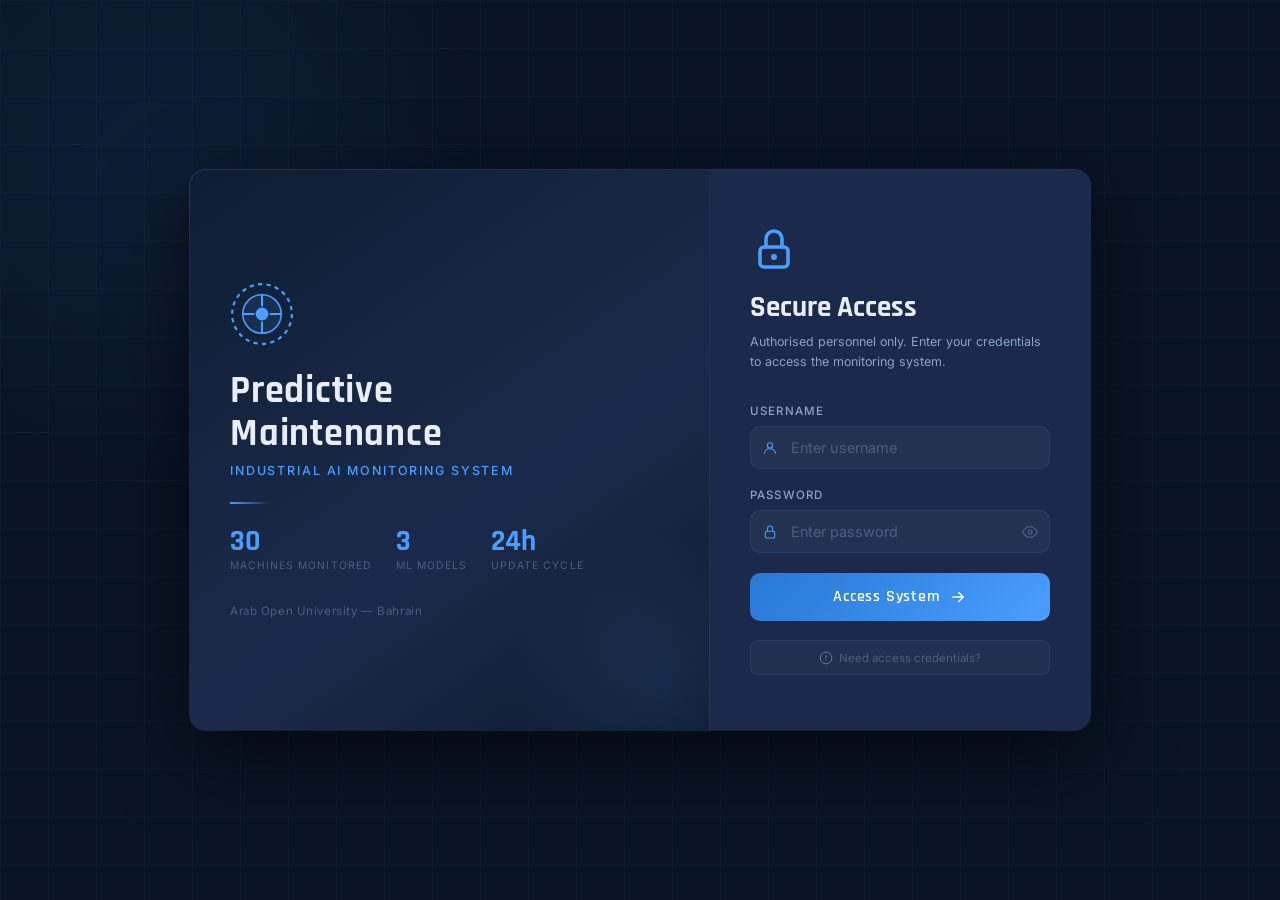
<file: docs/index.html>
<!DOCTYPE html>
<html lang="en">
<head>
  <meta charset="UTF-8" />
  <meta name="viewport" content="width=device-width, initial-scale=1.0"/>
  <title>Predictive Maintenance System — Login</title>
  <link rel="preconnect" href="https://fonts.googleapis.com">
  <link href="https://fonts.googleapis.com/css2?family=Rajdhani:wght@400;500;600;700&family=Inter:wght@300;400;500&display=swap" rel="stylesheet">
  <link rel="stylesheet" href="style.css">
</head>
<body class="login-page">

  <!-- Animated background grid -->
  <div class="bg-grid"></div>
  <div class="bg-glow"></div>

  <!-- Floating particles -->
  <div class="particles" id="particles"></div>

  <div class="login-wrapper">

    <!-- Left panel — branding -->
    <div class="login-brand">
      <div class="brand-content">
        <div class="brand-icon">
          <svg viewBox="0 0 60 60" fill="none" xmlns="http://www.w3.org/2000/svg">
            <circle cx="30" cy="30" r="28" stroke="#4A9EFF" stroke-width="2" stroke-dasharray="4 4"/>
            <circle cx="30" cy="30" r="18" fill="rgba(74,158,255,0.1)" stroke="#4A9EFF" stroke-width="1.5"/>
            <circle cx="30" cy="30" r="6" fill="#4A9EFF"/>
            <line x1="30" y1="12" x2="30" y2="22" stroke="#4A9EFF" stroke-width="2" stroke-linecap="round"/>
            <line x1="30" y1="38" x2="30" y2="48" stroke="#4A9EFF" stroke-width="2" stroke-linecap="round"/>
            <line x1="12" y1="30" x2="22" y2="30" stroke="#4A9EFF" stroke-width="2" stroke-linecap="round"/>
            <line x1="38" y1="30" x2="48" y2="30" stroke="#4A9EFF" stroke-width="2" stroke-linecap="round"/>
          </svg>
        </div>
        <h1 class="brand-title">Predictive<br/>Maintenance</h1>
        <p class="brand-subtitle">Industrial AI Monitoring System</p>
        <div class="brand-divider"></div>
        <div class="brand-stats">
          <div class="stat-item">
            <span class="stat-number">30</span>
            <span class="stat-label">Machines Monitored</span>
          </div>
          <div class="stat-item">
            <span class="stat-number">3</span>
            <span class="stat-label">ML Models</span>
          </div>
          <div class="stat-item">
            <span class="stat-number">24h</span>
            <span class="stat-label">Update Cycle</span>
          </div>
        </div>
        <p class="brand-footer">Arab Open University — Bahrain </p>
      </div>
    </div>

    <!-- Right panel — login form -->
    <div class="login-form-panel">
      <div class="login-card">

        <div class="login-header">
          <div class="lock-icon">
            <svg viewBox="0 0 24 24" fill="none" xmlns="http://www.w3.org/2000/svg">
              <rect x="5" y="11" width="14" height="10" rx="2" stroke="#4A9EFF" stroke-width="1.8"/>
              <path d="M8 11V7a4 4 0 0 1 8 0v4" stroke="#4A9EFF" stroke-width="1.8" stroke-linecap="round"/>
              <circle cx="12" cy="16" r="1.5" fill="#4A9EFF"/>
            </svg>
          </div>
          <h2 class="login-title">Secure Access</h2>
          <p class="login-desc">Authorised personnel only. Enter your credentials to access the monitoring system.</p>
        </div>

        <form class="form" onsubmit="handleLogin(event)">
          <div class="input-group">
            <label for="username">Username</label>
            <div class="input-wrapper">
              <svg class="input-icon" viewBox="0 0 24 24" fill="none">
                <circle cx="12" cy="8" r="4" stroke="#4A9EFF" stroke-width="1.6"/>
                <path d="M4 20c0-4 3.6-7 8-7s8 3 8 7" stroke="#4A9EFF" stroke-width="1.6" stroke-linecap="round"/>
              </svg>
              <input type="text" id="username" placeholder="Enter username" autocomplete="off" />
            </div>
          </div>

          <div class="input-group">
            <label for="password">Password</label>
            <div class="input-wrapper">
              <svg class="input-icon" viewBox="0 0 24 24" fill="none">
                <rect x="5" y="11" width="14" height="10" rx="2" stroke="#4A9EFF" stroke-width="1.6"/>
                <path d="M8 11V7a4 4 0 0 1 8 0v4" stroke="#4A9EFF" stroke-width="1.6" stroke-linecap="round"/>
              </svg>
              <input type="password" id="password" placeholder="Enter password" />
              <button type="button" class="toggle-pass" onclick="togglePassword()">
                <svg id="eye-icon" viewBox="0 0 24 24" fill="none">
                  <path d="M1 12s4-8 11-8 11 8 11 8-4 8-11 8-11-8-11-8z" stroke="#6B8CAE" stroke-width="1.6"/>
                  <circle cx="12" cy="12" r="3" stroke="#6B8CAE" stroke-width="1.6"/>
                </svg>
              </button>
            </div>
          </div>

          <div class="error-msg" id="error-msg">
            <svg viewBox="0 0 24 24" fill="none"><circle cx="12" cy="12" r="10" stroke="#FF6B6B" stroke-width="1.6"/><line x1="12" y1="8" x2="12" y2="12" stroke="#FF6B6B" stroke-width="1.6" stroke-linecap="round"/><circle cx="12" cy="16" r="1" fill="#FF6B6B"/></svg>
            Invalid credentials. Please try again.
          </div>

          <button type="submit" class="login-btn" id="login-btn">
            <span class="btn-text">Access System</span>
            <div class="btn-loader" id="btn-loader">
              <div class="loader-dot"></div>
              <div class="loader-dot"></div>
              <div class="loader-dot"></div>
            </div>
            <svg class="btn-arrow" viewBox="0 0 24 24" fill="none">
              <path d="M5 12h14M13 6l6 6-6 6" stroke="white" stroke-width="2" stroke-linecap="round" stroke-linejoin="round"/>
            </svg>
          </button>
        </form>

        <div class="login-hint" onclick="toggleCredentials()" style="cursor:pointer;">
          <svg viewBox="0 0 24 24" fill="none"><circle cx="12" cy="12" r="10" stroke="#6B8CAE" stroke-width="1.4"/><path d="M12 8v4M12 16h.01" stroke="#6B8CAE" stroke-width="1.4" stroke-linecap="round"/></svg>
          Need access credentials?
        </div>

        <!-- Credentials popup -->
        <div class="credentials-modal" id="credentials-modal">
          <div class="credentials-content">
            <div class="credentials-row">
              <span>Username</span>
              <strong>admin</strong>
            </div>
            <div class="credentials-row">
              <span>Password</span>
              <strong>admin123</strong>
            </div>
          </div>
        </div>

      </div>
    </div>

  </div>

  <script src="script.js"></script>
</body>
</html>
</file>
<file: docs/style.css>
/* =============================================
   PREDICTIVE MAINTENANCE SYSTEM — STYLESHEET
   Arab Open University, Bahrain
   ============================================= */

@import url('https://fonts.googleapis.com/css2?family=Rajdhani:wght@400;500;600;700&family=Inter:wght@300;400;500&display=swap');

/* ---- CSS Variables ---- */
:root {
  --bg-base:       #0D1B2E;
  --bg-deep:       #091525;
  --bg-card:       #1B2A4A;
  --bg-card-hover: #243B5E;
  --bg-sidebar:    #111E33;
  --bg-header:     #0F1E34;
  --accent:        #4A9EFF;
  --accent-dim:    rgba(74, 158, 255, 0.15);
  --accent-glow:   rgba(74, 158, 255, 0.35);
  --text-primary:  #E8EEF7;
  --text-secondary:#8BA4C0;
  --text-muted:    #4A6080;
  --border:        rgba(74, 158, 255, 0.12);
  --border-strong: rgba(74, 158, 255, 0.3);
  --danger:        #FF6B6B;
  --success:       #4ECDC4;
  --warning:       #FFB347;
  --font-display:  'Rajdhani', sans-serif;
  --font-body:     'Inter', sans-serif;
  --sidebar-w:     240px;
  --header-h:      64px;
  --footer-h:      44px;
  --radius:        10px;
  --shadow:        0 4px 24px rgba(0,0,0,0.4);
}

/* ---- Reset ---- */
*, *::before, *::after { box-sizing: border-box; margin: 0; padding: 0; }
html { font-size: 16px; scroll-behavior: smooth; }
body { font-family: var(--font-body); background: var(--bg-base); color: var(--text-primary); min-height: 100vh; overflow-x: hidden; }
a { text-decoration: none; color: inherit; }
ul { list-style: none; }
button { cursor: pointer; border: none; background: none; font-family: inherit; }

/* =============================================
   LOGIN PAGE
   ============================================= */

body.login-page {
  display: flex;
  align-items: center;
  justify-content: center;
  min-height: 100vh;
  background: var(--bg-deep);
  position: relative;
  overflow: hidden;
}

/* Animated background grid */
.bg-grid {
  position: fixed; inset: 0;
  background-image:
    linear-gradient(rgba(74,158,255,0.04) 1px, transparent 1px),
    linear-gradient(90deg, rgba(74,158,255,0.04) 1px, transparent 1px);
  background-size: 48px 48px;
  animation: gridDrift 20s linear infinite;
  z-index: 0;
}
@keyframes gridDrift {
  0% { transform: translate(0,0); }
  100% { transform: translate(48px, 48px); }
}

.bg-glow {
  position: fixed;
  width: 700px; height: 700px;
  border-radius: 50%;
  background: radial-gradient(circle, rgba(74,158,255,0.07) 0%, transparent 70%);
  top: -200px; left: -200px;
  animation: glowPulse 6s ease-in-out infinite;
  z-index: 0;
}
@keyframes glowPulse {
  0%, 100% { opacity: 0.6; transform: scale(1); }
  50% { opacity: 1; transform: scale(1.1); }
}

/* Particles */
.particles { position: fixed; inset: 0; z-index: 0; pointer-events: none; }
.particle {
  position: absolute;
  width: 2px; height: 2px;
  background: var(--accent);
  border-radius: 50%;
  opacity: 0;
  animation: floatUp var(--dur, 8s) var(--delay, 0s) infinite ease-in;
}
@keyframes floatUp {
  0% { opacity: 0; transform: translateY(100vh) scale(0); }
  10% { opacity: 0.6; }
  90% { opacity: 0.3; }
  100% { opacity: 0; transform: translateY(-20px) scale(1.5); }
}

/* Login wrapper */
.login-wrapper {
  position: relative; z-index: 10;
  display: flex;
  width: 900px; max-width: 96vw;
  min-height: 560px;
  border-radius: 16px;
  overflow: hidden;
  box-shadow: 0 24px 80px rgba(0,0,0,0.6), 0 0 0 1px var(--border-strong);
  animation: fadeInUp 0.7s ease both;
}
@keyframes fadeInUp {
  from { opacity: 0; transform: translateY(30px); }
  to   { opacity: 1; transform: translateY(0); }
}

/* Brand panel */
.login-brand {
  flex: 1;
  background: linear-gradient(145deg, #0F1E34 0%, #1B2A4A 60%, #0D1B2E 100%);
  padding: 3rem 2.5rem;
  display: flex;
  align-items: center;
  position: relative;
  overflow: hidden;
  border-right: 1px solid var(--border);
}
.login-brand::before {
  content: '';
  position: absolute;
  width: 300px; height: 300px;
  border-radius: 50%;
  background: radial-gradient(circle, rgba(74,158,255,0.1), transparent 70%);
  bottom: -100px; right: -100px;
}

.brand-icon {
  width: 64px; height: 64px;
  margin-bottom: 1.5rem;
  animation: rotateSlow 12s linear infinite;
}
@keyframes rotateSlow {
  from { transform: rotate(0deg); }
  to   { transform: rotate(360deg); }
}

.brand-title {
  font-family: var(--font-display);
  font-size: 2.4rem;
  font-weight: 700;
  line-height: 1.1;
  color: var(--text-primary);
  letter-spacing: 0.02em;
  margin-bottom: 0.5rem;
}
.brand-subtitle {
  font-size: 0.78rem;
  font-weight: 500;
  letter-spacing: 0.15em;
  text-transform: uppercase;
  color: var(--accent);
  margin-bottom: 1.5rem;
}
.brand-divider {
  width: 40px; height: 2px;
  background: linear-gradient(90deg, var(--accent), transparent);
  margin-bottom: 1.5rem;
}
.brand-stats {
  display: flex; gap: 1.5rem;
  margin-bottom: 2rem;
}
.stat-item { display: flex; flex-direction: column; }
.stat-number {
  font-family: var(--font-display);
  font-size: 1.8rem;
  font-weight: 700;
  color: var(--accent);
  line-height: 1;
}
.stat-label {
  font-size: 0.65rem;
  text-transform: uppercase;
  letter-spacing: 0.1em;
  color: var(--text-muted);
  margin-top: 2px;
}
.brand-footer {
  font-size: 0.72rem;
  color: var(--text-muted);
  letter-spacing: 0.05em;
}

/* Form panel */
.login-form-panel {
  width: 380px;
  background: var(--bg-card);
  padding: 3rem 2.5rem;
  display: flex;
  align-items: center;
}
.login-card { width: 100%; }

.lock-icon { width: 48px; height: 48px; margin-bottom: 1rem; }
.login-title {
  font-family: var(--font-display);
  font-size: 1.8rem;
  font-weight: 700;
  color: var(--text-primary);
  margin-bottom: 0.4rem;
}
.login-desc {
  font-size: 0.78rem;
  color: var(--text-secondary);
  line-height: 1.6;
  margin-bottom: 2rem;
}

/* Input groups */
.input-group { margin-bottom: 1.2rem; }
.input-group label {
  display: block;
  font-size: 0.72rem;
  font-weight: 500;
  text-transform: uppercase;
  letter-spacing: 0.1em;
  color: var(--text-secondary);
  margin-bottom: 0.5rem;
}
.input-wrapper {
  position: relative;
  display: flex;
  align-items: center;
}
.input-icon {
  position: absolute; left: 12px;
  width: 16px; height: 16px;
  pointer-events: none;
}
.input-wrapper input {
  width: 100%;
  padding: 0.75rem 2.8rem 0.75rem 2.5rem;
  background: rgba(255,255,255,0.04);
  border: 1px solid var(--border);
  border-radius: var(--radius);
  color: var(--text-primary);
  font-family: var(--font-body);
  font-size: 0.9rem;
  outline: none;
  transition: border-color 0.2s, box-shadow 0.2s, background 0.2s;
}
.input-wrapper input::placeholder { color: var(--text-muted); }
.input-wrapper input:focus {
  border-color: var(--accent);
  box-shadow: 0 0 0 3px var(--accent-dim);
  background: rgba(74,158,255,0.04);
}
.toggle-pass {
  position: absolute; right: 10px;
  width: 20px; height: 20px;
  display: flex; align-items: center; justify-content: center;
  opacity: 0.6; transition: opacity 0.2s;
}
.toggle-pass:hover { opacity: 1; }
.toggle-pass svg { width: 16px; height: 16px; }

/* Error */
.error-msg {
  display: none;
  align-items: center;
  gap: 8px;
  background: rgba(255,107,107,0.1);
  border: 1px solid rgba(255,107,107,0.3);
  border-radius: var(--radius);
  padding: 0.6rem 0.8rem;
  font-size: 0.8rem;
  color: var(--danger);
  margin-bottom: 1rem;
  animation: shake 0.4s ease;
}
.error-msg.show { display: flex; }
.error-msg svg { width: 16px; height: 16px; flex-shrink: 0; }
@keyframes shake {
  0%, 100% { transform: translateX(0); }
  25% { transform: translateX(-6px); }
  75% { transform: translateX(6px); }
}

/* Login button */
.login-btn {
  width: 100%;
  padding: 0.85rem;
  background: linear-gradient(135deg, #2878D4, var(--accent));
  border-radius: var(--radius);
  color: white;
  font-family: var(--font-display);
  font-size: 1rem;
  font-weight: 600;
  letter-spacing: 0.05em;
  display: flex; align-items: center; justify-content: center;
  gap: 8px;
  position: relative;
  overflow: hidden;
  transition: transform 0.2s, box-shadow 0.2s;
  margin-bottom: 1.2rem;
}
.login-btn::before {
  content: '';
  position: absolute; inset: 0;
  background: linear-gradient(135deg, rgba(255,255,255,0.15), transparent);
  opacity: 0; transition: opacity 0.2s;
}
.login-btn:hover { transform: translateY(-1px); box-shadow: 0 8px 24px var(--accent-glow); }
.login-btn:hover::before { opacity: 1; }
.login-btn:active { transform: translateY(0); }
.btn-arrow { width: 18px; height: 18px; transition: transform 0.2s; }
.login-btn:hover .btn-arrow { transform: translateX(4px); }
.btn-loader { display: none; gap: 5px; }
.loader-dot {
  width: 6px; height: 6px;
  background: white; border-radius: 50%;
  animation: bounce 0.6s infinite alternate;
}
.loader-dot:nth-child(2) { animation-delay: 0.2s; }
.loader-dot:nth-child(3) { animation-delay: 0.4s; }
@keyframes bounce {
  from { transform: translateY(0); opacity: 0.5; }
  to   { transform: translateY(-6px); opacity: 1; }
}

/* Hint */
.login-hint {
  display: flex; align-items: center;justify-content: center; gap: 6px;
  font-size: 0.72rem;
  color: var(--text-muted);
  background: rgba(255,255,255,0.03);
  border: 1px solid var(--border);
  border-radius: 8px;
  padding: 0.6rem 0.8rem;
}
.login-hint svg { width: 14px; height: 14px; flex-shrink: 0; }
.login-hint strong { color: var(--text-secondary); }

/* =============================================
    APP PAGE (DASHBOARD)
   ============================================= */

body.app-page {
  display: flex;
  flex-direction: column;
  min-height: 100vh;
  background: var(--bg-base);
}

/* Header */
.app-header {
  height: var(--header-h);
  background: var(--bg-header);
  border-bottom: 1px solid var(--border);
  display: flex;
  align-items: center;
  justify-content: space-between;
  padding: 0 1.5rem;
  position: sticky; top: 0; z-index: 100;
  box-shadow: 0 2px 16px rgba(0,0,0,0.3);
}
.header-left, .header-right { display: flex; align-items: center; gap: 1rem; }
.sidebar-toggle {
  display: flex; flex-direction: column;
  gap: 5px; padding: 6px; border-radius: 6px;
  transition: background 0.2s;
}
.sidebar-toggle:hover { background: var(--accent-dim); }
.sidebar-toggle span {
  display: block; width: 20px; height: 2px;
  background: var(--text-secondary);
  border-radius: 2px;
  transition: all 0.3s;
}
.header-icon { width: 32px; height: 32px; }
.header-brand { display: flex; align-items: center; gap: 0.75rem; }
.header-title {
  font-family: var(--font-display);
  font-size: 1.1rem; font-weight: 600;
  color: var(--text-primary);
  display: block; line-height: 1.2;
}
.header-sub {
  font-size: 0.65rem;
  color: var(--text-muted);
  display: block;
  letter-spacing: 0.05em;
}

.header-status {
  display: flex; align-items: center; gap: 6px;
  font-size: 0.75rem; color: var(--success);
  background: rgba(78,205,196,0.08);
  border: 1px solid rgba(78,205,196,0.2);
  padding: 0.3rem 0.75rem;
  border-radius: 20px;
}
.status-dot {
  width: 7px; height: 7px;
  background: var(--success);
  border-radius: 50%;
  animation: pulse 2s infinite;
}
@keyframes pulse {
  0%, 100% { opacity: 1; box-shadow: 0 0 0 0 rgba(78,205,196,0.4); }
  50% { opacity: 0.8; box-shadow: 0 0 0 4px rgba(78,205,196,0); }
}

.header-user {
  display: flex; align-items: center; gap: 8px;
  font-size: 0.82rem; color: var(--text-secondary);
}
.user-avatar {
  width: 30px; height: 30px;
  background: linear-gradient(135deg, #2878D4, var(--accent));
  border-radius: 50%;
  display: flex; align-items: center; justify-content: center;
  font-family: var(--font-display);
  font-weight: 700; font-size: 0.85rem;
  color: white;
}

.logout-btn {
  display: flex; align-items: center; gap: 6px;
  padding: 0.4rem 0.9rem;
  border: 1px solid var(--border);
  border-radius: 8px;
  color: var(--text-secondary);
  font-size: 0.8rem;
  transition: all 0.2s;
}
.logout-btn svg { width: 15px; height: 15px; }
.logout-btn:hover {
  background: rgba(255,107,107,0.1);
  border-color: rgba(255,107,107,0.4);
  color: var(--danger);
}

/* App body */
.app-body {
  display: flex;
  flex: 1;
  overflow: hidden;
}

/* Sidebar */
.sidebar {
  width: var(--sidebar-w);
  background: var(--bg-sidebar);
  border-right: 1px solid var(--border);
  display: flex;
  flex-direction: column;
  overflow-y: auto;
  transition: transform 0.3s ease, width 0.3s ease;
  flex-shrink: 0;
}
.sidebar.collapsed { transform: translateX(calc(-1 * var(--sidebar-w))); width: 0; overflow: hidden; }

.sidebar-nav { padding: 1.2rem 0.75rem; }
.nav-section-label {
  font-size: 0.62rem;
  text-transform: uppercase;
  letter-spacing: 0.15em;
  color: var(--text-muted);
  padding: 0 0.5rem;
  margin-bottom: 0.5rem;
}

.nav-item {
  display: flex; align-items: center; gap: 0.75rem;
  padding: 0.7rem 0.8rem;
  border-radius: var(--radius);
  color: var(--text-secondary);
  font-size: 0.85rem;
  cursor: pointer;
  position: relative;
  transition: all 0.2s;
  margin-bottom: 2px;
}
.nav-item svg { width: 18px; height: 18px; flex-shrink: 0; }
.nav-item:hover { background: var(--accent-dim); color: var(--accent); }
.nav-item.active { background: var(--accent-dim); color: var(--accent); }
.nav-indicator {
  position: absolute; right: 0; top: 50%;
  transform: translateY(-50%);
  width: 3px; height: 0;
  background: var(--accent);
  border-radius: 2px 0 0 2px;
  transition: height 0.2s;
}
.nav-item.active .nav-indicator { height: 60%; }

.sidebar-info-card {
  background: rgba(255,255,255,0.03);
  border: 1px solid var(--border);
  border-radius: var(--radius);
  padding: 0.8rem;
  margin-top: 0.5rem;
}
.info-row { display: flex; justify-content: space-between; align-items: center; margin-bottom: 0.5rem; }
.info-row:last-child { margin-bottom: 0; }
.info-label { font-size: 0.7rem; color: var(--text-muted); }
.info-val { font-size: 0.75rem; color: var(--text-secondary); font-family: var(--font-display); font-weight: 600; }
.info-val.online { color: var(--success); }

/* Main */
.app-main {
  flex: 1;
  overflow-y: auto;
  padding: 1.2rem;
  display: flex;
  flex-direction: column;
}

.page-content { display: none; flex-direction: column; gap: 1rem; flex: 1; animation: fadeIn 0.3s ease; }
.page-content.active { display: flex; }
@keyframes fadeIn { from { opacity: 0; transform: translateY(8px); } to { opacity: 1; transform: translateY(0); } }

.page-header {
  display: flex; align-items: flex-start;
  justify-content: space-between;
  padding-bottom: 1rem;
  border-bottom: 1px solid var(--border);
}
.page-title {
  font-family: var(--font-display);
  font-size: 1.6rem; font-weight: 700;
  color: var(--text-primary);
  line-height: 1.2;
}
.page-desc { font-size: 0.8rem; color: var(--text-muted); margin-top: 4px; }
.page-badge {
  display: flex; align-items: center; gap: 6px;
  font-size: 0.72rem; color: var(--accent);
  background: var(--accent-dim);
  border: 1px solid var(--border-strong);
  padding: 0.35rem 0.8rem;
  border-radius: 20px;
  white-space: nowrap;
}
.page-badge svg { width: 13px; height: 13px; }

/* Embed area */
.embed-container {
  flex: 1;
  border-radius: var(--radius);
  overflow: hidden;
  border: 1px solid var(--border);
  background: #000;
  height: calc(100vh - var(--header-h) - var(--footer-h) - 140px);
  min-height: 600px;
  display: flex;
  flex-direction: column;
}

.embed-placeholder {
  width: 100%; height: 100%;
  display: flex;
  align-items: center;
  justify-content: center;
  padding: 3rem;
  min-height: 500px;
}
.embed-inner {
  text-align: center;
  max-width: 400px;
}
.embed-inner svg { width: 80px; height: 80px; margin-bottom: 1.2rem; opacity: 0.7; }
.embed-inner h3 {
  font-family: var(--font-display);
  font-size: 1.4rem;
  color: var(--text-primary);
  margin-bottom: 0.3rem;
}
.embed-inner p { font-size: 0.82rem; color: var(--text-secondary); margin-bottom: 0.5rem; }
.embed-note {
  font-size: 0.75rem !important;
  color: var(--text-muted) !important;
  background: rgba(255,255,255,0.03);
  border: 1px dashed var(--border);
  border-radius: 8px;
  padding: 0.8rem;
  margin-top: 1rem !important;
  line-height: 1.6;
}
.embed-note code {
  background: var(--accent-dim);
  color: var(--accent);
  padding: 1px 5px;
  border-radius: 4px;
  font-size: 0.75rem;
}
.embed-steps {
  display: flex; gap: 0.75rem;
  margin-top: 1.2rem;
  justify-content: center;
  flex-wrap: wrap;
}
.step {
  display: flex; align-items: center; gap: 6px;
  font-size: 0.72rem; color: var(--text-secondary);
  background: var(--bg-card-hover);
  border: 1px solid var(--border);
  padding: 0.4rem 0.75rem;
  border-radius: 20px;
}
.step span {
  width: 16px; height: 16px;
  background: var(--accent);
  border-radius: 50%;
  display: flex; align-items: center; justify-content: center;
  font-size: 0.65rem; font-weight: 700; color: white;
}

.power-bi-frame {
  width: 100%;
  height: 100%;
  flex: 1;
  min-height: 600px;
  border: none;
  display: block;
}
.hidden { display: none !important; }

/* About page */
.about-grid {
  display: grid;
  grid-template-columns: 1fr 1fr;
  gap: 1rem;
}
.about-card {
  background: var(--bg-card);
  border: 1px solid var(--border);
  border-radius: var(--radius);
  padding: 1.5rem;
  display: flex;
  gap: 1rem;
  transition: border-color 0.2s, box-shadow 0.2s;
}
.about-card:hover {
  border-color: var(--border-strong);
  box-shadow: 0 4px 20px rgba(74,158,255,0.08);
}
.about-card.wide { grid-column: span 2; }
.about-card.highlight-card { border-color: rgba(74,158,255,0.25); background: linear-gradient(135deg, var(--bg-card), rgba(74,158,255,0.05)); }

.about-card-icon {
  width: 40px; height: 40px;
  background: var(--accent-dim);
  border-radius: 10px;
  display: flex; align-items: center; justify-content: center;
  flex-shrink: 0;
}
.about-card-icon svg { width: 20px; height: 20px; }
.about-card-body h3 {
  font-family: var(--font-display);
  font-size: 1.05rem; font-weight: 600;
  color: var(--text-primary);
  margin-bottom: 0.5rem;
}
.about-card-body p { font-size: 0.82rem; color: var(--text-secondary); line-height: 1.7; }
.about-card-body ul { padding-left: 0; }
.about-card-body ul li {
  font-size: 0.82rem; color: var(--text-secondary);
  padding: 0.2rem 0;
  padding-left: 0.5rem;
  border-left: 2px solid var(--accent-dim);
  margin-bottom: 0.4rem;
}
.tech-tags { display: flex; flex-wrap: wrap; gap: 0.4rem; margin-top: 0.3rem; }
.tag {
  background: var(--accent-dim);
  border: 1px solid var(--border-strong);
  color: var(--accent);
  font-size: 0.7rem;
  padding: 0.25rem 0.6rem;
  border-radius: 20px;
  font-weight: 500;
}
/* CRISP-DM phases */
.crisp-phases { display: flex; flex-direction: column; gap: 0.45rem; margin-top: 0.4rem; }
.crisp-phase {
  display: flex; align-items: center; gap: 0.75rem;
  padding: 0.45rem 0.6rem;
  background: rgba(255,255,255,0.03);
  border: 1px solid var(--border);
  border-radius: 8px;
  transition: background 0.2s, border-color 0.2s;
}
.crisp-phase:hover { background: var(--accent-dim); border-color: var(--border-strong); }
.phase-num {
  width: 22px; height: 22px;
  background: linear-gradient(135deg, #2878D4, var(--accent));
  border-radius: 50%;
  display: flex; align-items: center; justify-content: center;
  font-size: 0.65rem; font-weight: 700; color: white;
  flex-shrink: 0;
}
.phase-info { display: flex; flex-direction: column; }
.phase-name { font-size: 0.78rem; font-weight: 500; color: var(--text-primary); }
.phase-desc { font-size: 0.68rem; color: var(--text-muted); margin-top: 1px; }

.student-name {
  font-family: var(--font-display);
  font-size: 1.2rem !important;
  font-weight: 600 !important;
  color: var(--accent) !important;
  margin-bottom: 0.3rem;
}
.student-meta { font-size: 0.75rem !important; color: var(--text-muted) !important; }

/* Footer */
.app-footer {
  height: var(--footer-h);
  background: var(--bg-header);
  border-top: 1px solid var(--border);
  display: flex;
  align-items: center;
  justify-content: space-between;
  padding: 0 1.5rem;
  font-size: 0.68rem;
  color: var(--text-muted);
  flex-shrink: 0;
}

/* At Risk Grid */
.at-risk-grid {
  display: grid;
  grid-template-columns: repeat(3, 1fr);
  gap: 0.75rem;
}
.at-risk-card {
  background: var(--bg-card);
  border: 1px solid var(--border);
  border-radius: var(--radius);
  padding: 1rem;
  display: flex;
  flex-direction: column;
  gap: 0.6rem;
  transition: border-color 0.2s;
}
.at-risk-card:hover { border-color: var(--border-strong); }
.at-risk-card-header {
  display: flex;
  align-items: center;
  gap: 0.4rem;
  flex-wrap: wrap;
}
.at-risk-machine {
  font-family: var(--font-display);
  font-size: 1rem;
  font-weight: 700;
  color: var(--text-primary);
}
.at-risk-badge {
  font-size: 0.65rem;
  font-weight: 600;
  padding: 0.2rem 0.5rem;
  border-radius: 20px;
}
.at-risk-card-body {
  display: grid;
  grid-template-columns: repeat(3, 1fr);
  gap: 0.4rem;
}
.at-risk-stat {
  display: flex;
  flex-direction: column;
  gap: 2px;
}
.at-risk-stat span {
  font-size: 0.62rem;
  color: var(--text-muted);
  text-transform: uppercase;
  letter-spacing: 0.05em;
}
.at-risk-stat strong {
  font-size: 0.85rem;
  color: var(--text-primary);
  font-weight: 600;
}
.at-risk-card-footer {
  font-size: 0.7rem;
  color: var(--text-muted);
  border-top: 1px solid var(--border);
  padding-top: 0.5rem;
}
.at-risk-send-btn {
  display: flex;
  align-items: center;
  justify-content: center;
  gap: 6px;
  padding: 0.5rem;
  background: linear-gradient(135deg, #2878D4, var(--accent));
  border-radius: 8px;
  color: white;
  font-size: 0.8rem;
  font-weight: 600;
  cursor: pointer;
  border: none;
  transition: opacity 0.2s, background 0.3s;
  width: 100%;
}
.at-risk-send-btn:hover { opacity: 0.9; }
.at-risk-send-btn:disabled { opacity: 0.7; cursor: not-allowed; }

/* Credentials Modal */
.login-card { position: relative; }
.credentials-modal {
  position: absolute;
  bottom: 60px;
  left: 50%;
  transform: translateX(-50%) translateY(8px) scale(0.95);
  transform-origin: bottom center;
  z-index: 100;
  width: 220px;
  opacity: 0;
  pointer-events: none;
  transition: opacity 0.25s ease, transform 0.25s ease;
}
.credentials-modal.show { 
  display: block;
  opacity: 1;
  pointer-events: auto;
  transform: translateX(-50%) translateY(0) scale(1); 
}
.credentials-content {
  background: var(--bg-card);
  border: 1px solid rgba(74,158,255,0.5);
  border-radius: var(--radius);
  padding: 1rem;
  box-shadow: 0 8px 32px rgba(74,158,255,0.2);
}
.credentials-header {
  display: flex;
  align-items: center;
  gap: 0.5rem;
  font-size: 0.75rem;
  font-weight: 600;
  color: #4A9EFF;
  text-transform: uppercase;
  letter-spacing: 0.1em;
  margin-bottom: 0.75rem;
  padding-bottom: 0.5rem;
  border-bottom: 1px solid rgba(255,255,255,0.08);
}
.credentials-row {
  display: flex;
  justify-content: space-between;
  align-items: center;
  padding: 0.35rem 0;
  font-size: 0.82rem;
}
.credentials-row span { color: #8BA4C0; }
.credentials-row strong { color: #E8EEF7; font-family: monospace; }

@media (max-width: 768px) {
  .at-risk-grid { grid-template-columns: 1fr; }
}

/* =============================================
   ALERTS PAGE
   ============================================= */

.nav-alert-badge {
  margin-left: auto;
  background: var(--danger);
  color: white;
  font-size: 0.6rem;
  font-weight: 700;
  width: 18px; height: 18px;
  border-radius: 50%;
  display: flex; align-items: center; justify-content: center;
}

.alert-form-card {
  background: var(--bg-card);
  border: 1px solid var(--border);
  border-radius: var(--radius);
  overflow: hidden;
}
.alert-form-header {
  display: flex;
  align-items: center;
  gap: 0.75rem;
  padding: 1rem 1.5rem;
  background: rgba(255,179,71,0.06);
  border-bottom: 1px solid rgba(255,179,71,0.2);
  font-family: var(--font-display);
  font-size: 1rem;
  font-weight: 600;
  color: var(--warning);
}
.alert-form-body {
  padding: 1.5rem;
  display: flex;
  flex-direction: column;
  gap: 1rem;
}
.alert-form-row {
  display: grid;
  grid-template-columns: 1fr 1fr 2fr;
  gap: 1rem;
}
.alert-field { display: flex; flex-direction: column; gap: 0.4rem; }
.alert-field-wide { grid-column: span 1; }
.alert-field label {
  font-size: 0.7rem;
  text-transform: uppercase;
  letter-spacing: 0.1em;
  color: var(--text-muted);
  font-weight: 500;
}
.alert-field select,
.alert-field input {
  background: rgba(255,255,255,0.04);
  border: 1px solid var(--border);
  border-radius: var(--radius);
  color: var(--text-primary);
  font-family: var(--font-body);
  font-size: 0.88rem;
  padding: 0.65rem 0.9rem;
  outline: none;
  transition: border-color 0.2s, box-shadow 0.2s;
  width: 100%;
}
.alert-field select option { background: var(--bg-card); }
.alert-field select:focus,
.alert-field input:focus {
  border-color: var(--accent);
  box-shadow: 0 0 0 3px var(--accent-dim);
}
.alert-field input::placeholder { color: var(--text-muted); }

.alert-send-btn {
  display: flex;
  align-items: center;
  gap: 8px;
  padding: 0.75rem 2rem;
  background: linear-gradient(135deg, #2878D4, var(--accent));
  border-radius: var(--radius);
  color: white;
  font-family: var(--font-display);
  font-size: 1rem;
  font-weight: 600;
  letter-spacing: 0.05em;
  cursor: pointer;
  border: none;
  transition: transform 0.2s, box-shadow 0.2s;
  align-self: flex-start;
}
.alert-send-btn:hover {
  transform: translateY(-1px);
  box-shadow: 0 8px 24px var(--accent-glow);
}

.alert-toast {
  display: none;
  align-items: center;
  gap: 10px;
  background: rgba(78,205,196,0.1);
  border: 1px solid rgba(78,205,196,0.3);
  border-radius: var(--radius);
  padding: 0.8rem 1.2rem;
  font-size: 0.85rem;
  color: var(--success);
  animation: fadeInUp 0.3s ease;
}
.alert-toast.show { display: flex; }

.alert-log-header {
  display: flex;
  align-items: center;
  justify-content: space-between;
  padding-bottom: 0.5rem;
  border-bottom: 1px solid var(--border);
}
.alert-clear-btn {
  font-size: 0.75rem;
  color: var(--danger);
  background: rgba(255,107,107,0.08);
  border: 1px solid rgba(255,107,107,0.2);
  border-radius: 8px;
  padding: 0.3rem 0.8rem;
  cursor: pointer;
  transition: background 0.2s;
}
.alert-clear-btn:hover { background: rgba(255,107,107,0.15); }

.alert-empty {
  display: flex;
  flex-direction: column;
  align-items: center;
  justify-content: center;
  gap: 1rem;
  padding: 3rem;
  color: var(--text-muted);
  text-align: center;
  font-size: 0.85rem;
  line-height: 1.7;
}

.alert-log-list { display: flex; flex-direction: column; gap: 0.6rem; }
.alert-log-item {
  display: flex;
  align-items: center;
  gap: 1rem;
  background: var(--bg-card);
  border: 1px solid var(--border);
  border-radius: var(--radius);
  padding: 0.9rem 1.2rem;
  animation: fadeIn 0.3s ease both;
  transition: border-color 0.2s;
}
.alert-log-item:hover { border-color: var(--border-strong); }
.alert-log-body { flex: 1; display: flex; flex-direction: column; gap: 0.25rem; }
.alert-log-title { display: flex; align-items: center; gap: 0.6rem; }
.alert-log-machine {
  font-family: var(--font-display);
  font-size: 0.95rem;
  font-weight: 600;
  color: var(--text-primary);
}
.alert-log-note {
  font-size: 0.78rem;
  color: var(--text-muted);
  margin-top: 2px;
}
.alert-log-time {
  font-size: 0.72rem;
  color: var(--text-muted);
  white-space: nowrap;
  flex-shrink: 0;
}

@media (max-width: 768px) {
  .alert-form-row { grid-template-columns: 1fr; }
}



.stats-cards-row {
  display: grid;
  grid-template-columns: repeat(4, 1fr);
  gap: 1rem;
}
.stats-card {
  background: var(--bg-card);
  border: 1px solid var(--border);
  border-radius: var(--radius);
  padding: 1.2rem;
  display: flex;
  align-items: center;
  gap: 1rem;
  transition: border-color 0.2s, box-shadow 0.2s;
}
.stats-card:hover {
  border-color: var(--border-strong);
  box-shadow: 0 4px 20px rgba(74,158,255,0.08);
}
.stats-card-icon {
  width: 44px; height: 44px;
  border-radius: 10px;
  display: flex; align-items: center; justify-content: center;
  flex-shrink: 0;
}
.stats-card-icon svg { width: 22px; height: 22px; }
.stats-card-body { display: flex; flex-direction: column; }
.stats-card-val {
  font-family: var(--font-display);
  font-size: 1.6rem;
  font-weight: 700;
  line-height: 1;
}
.stats-card-label {
  font-size: 0.72rem;
  color: var(--text-muted);
  margin-top: 3px;
  text-transform: uppercase;
  letter-spacing: 0.05em;
}

.stats-section-title {
  font-family: var(--font-display);
  font-size: 1rem;
  font-weight: 600;
  color: var(--text-secondary);
  text-transform: uppercase;
  letter-spacing: 0.1em;
  padding-bottom: 0.5rem;
  border-bottom: 1px solid var(--border);
  margin-top: 0.5rem;
}

.stats-models-grid {
  display: grid;
  grid-template-columns: repeat(3, 1fr);
  gap: 1rem;
}
.model-card {
  background: var(--bg-card);
  border: 1px solid var(--border);
  border-radius: var(--radius);
  padding: 1.3rem;
  display: flex;
  flex-direction: column;
  gap: 1rem;
  transition: border-color 0.2s;
}
.model-card-selected {
  border-color: rgba(74,158,255,0.4);
  background: linear-gradient(135deg, var(--bg-card), rgba(74,158,255,0.05));
  box-shadow: 0 4px 24px rgba(74,158,255,0.1);
}
.model-card-header {
  display: flex;
  align-items: center;
  justify-content: space-between;
}
.model-name {
  font-family: var(--font-display);
  font-size: 1.05rem;
  font-weight: 600;
  color: var(--text-primary);
}
.model-badge {
  font-size: 0.68rem;
  font-weight: 600;
  padding: 0.25rem 0.6rem;
  border-radius: 20px;
  letter-spacing: 0.03em;
}
.model-metrics { display: flex; flex-direction: column; gap: 0.6rem; }
.metric-row {
  display: flex;
  align-items: center;
  gap: 0.75rem;
}
.metric-label {
  font-size: 0.72rem;
  color: var(--text-muted);
  width: 70px;
  flex-shrink: 0;
}
.metric-bar-wrap {
  flex: 1;
  height: 6px;
  background: rgba(255,255,255,0.06);
  border-radius: 3px;
  overflow: hidden;
}
.metric-bar {
  height: 100%;
  border-radius: 3px;
  transition: width 1s ease;
}
.metric-val {
  font-family: var(--font-display);
  font-size: 0.85rem;
  font-weight: 600;
  color: var(--text-primary);
  width: 42px;
  text-align: right;
  flex-shrink: 0;
}
.model-note {
  font-size: 0.75rem;
  color: var(--text-muted);
  line-height: 1.6;
  border-top: 1px solid var(--border);
  padding-top: 0.75rem;
}

.stats-info-grid {
  display: grid;
  grid-template-columns: repeat(3, 1fr);
  gap: 0.75rem;
}
.stats-info-card {
  background: var(--bg-card);
  border: 1px solid var(--border);
  border-radius: var(--radius);
  padding: 1rem;
  display: flex;
  align-items: center;
  gap: 0.75rem;
  transition: border-color 0.2s;
}
.stats-info-card:hover { border-color: var(--border-strong); }
.stats-info-icon {
  width: 36px; height: 36px;
  background: var(--accent-dim);
  border-radius: 8px;
  display: flex; align-items: center; justify-content: center;
  flex-shrink: 0;
}
.stats-info-icon svg { width: 18px; height: 18px; }
.stats-info-label {
  font-size: 0.68rem;
  color: var(--text-muted);
  text-transform: uppercase;
  letter-spacing: 0.05em;
}
.stats-info-val {
  font-size: 0.82rem;
  color: var(--text-primary);
  font-weight: 500;
  margin-top: 2px;
}

.stats-recall-box {
  background: rgba(255,179,71,0.06);
  border: 1px solid rgba(255,179,71,0.25);
  border-radius: var(--radius);
  padding: 1.2rem 1.5rem;
  display: flex;
  gap: 1rem;
  align-items: flex-start;
}
.stats-recall-icon {
  width: 36px; height: 36px;
  flex-shrink: 0;
  margin-top: 2px;
}
.stats-recall-icon svg { width: 36px; height: 36px; }
.stats-recall-title {
  font-family: var(--font-display);
  font-size: 0.95rem;
  font-weight: 600;
  color: var(--warning);
  margin-bottom: 0.4rem;
}
.stats-recall-desc {
  font-size: 0.8rem;
  color: var(--text-secondary);
  line-height: 1.7;
}
.mobile-user-dropdown { display: none; }

@media (max-width: 768px) {
  .stats-cards-row { grid-template-columns: repeat(2, 1fr); }
  .stats-models-grid { grid-template-columns: 1fr; }
  .stats-info-grid { grid-template-columns: 1fr; }
}


@media (max-width: 768px) {
  .login-wrapper { flex-direction: column; }
  .login-brand { padding: 2rem; min-height: auto; }
  .login-form-panel { width: 100%; }
  .brand-title { font-size: 1.8rem; }
  .about-grid { grid-template-columns: 1fr; }
  .about-card.wide { grid-column: span 1; }
  .header-sub, .header-status { display: none; }
  .app-footer span:last-child { display: none; }

  body.login-page {
    overflow-y: auto !important;
    align-items: flex-start;
    padding: 0;
  }
  .login-wrapper {
    overflow-y: auto;
    height: auto;
    min-height: 100vh;
  }
  .bg-grid, .bg-glow, .particles {
    position: fixed;
  }

  /* Hide desktop user/logout, show mobile dropdown */
  .header-user { display: none; }
  .logout-btn { display: none; }
  .header-title { font-size: 0.95rem; }

  .mobile-user-dropdown { position: relative; display: flex; align-items: center; }
  .mobile-dropdown-trigger {
    display: flex; align-items: center; gap: 4px;
    background: none; border: none; cursor: pointer;
    color: var(--text-secondary);
  }
  .mobile-dropdown-menu {
    display: none;
    position: absolute;
    top: calc(100% + 8px);
    right: 0;
    width: 140px;
    background: var(--bg-card);
    border: 1px solid var(--border-strong);
    border-radius: var(--radius);
    box-shadow: 0 8px 32px rgba(0,0,0,0.4);
    z-index: 300;
    overflow: hidden;
  }
  .mobile-dropdown-menu.show { display: block; }
  .mobile-dropdown-item {
    display: flex; align-items: center;
    padding: 0.7rem 1rem;
    font-size: 0.82rem;
    color: var(--text-secondary);
    width: 100%;
    background: none;
    border: none;
    cursor: pointer;
  }
  .mobile-dropdown-name { color: var(--text-primary); font-weight: 500; cursor: default; }
  .mobile-dropdown-divider { height: 1px; background: var(--border); }
  .mobile-dropdown-logout { color: var(--danger); }

  /* Sidebar overlays content on mobile */
  .sidebar {
    position: fixed;
    top: var(--header-h);
    left: 0;
    height: calc(100vh - var(--header-h));
    z-index: 200;
    transform: translateX(0);
    transition: transform 0.3s ease;
  }
  .sidebar.collapsed {
    transform: translateX(calc(-1 * var(--sidebar-w)));
    width: var(--sidebar-w);
    overflow: hidden;
  }
  
}
</file>
